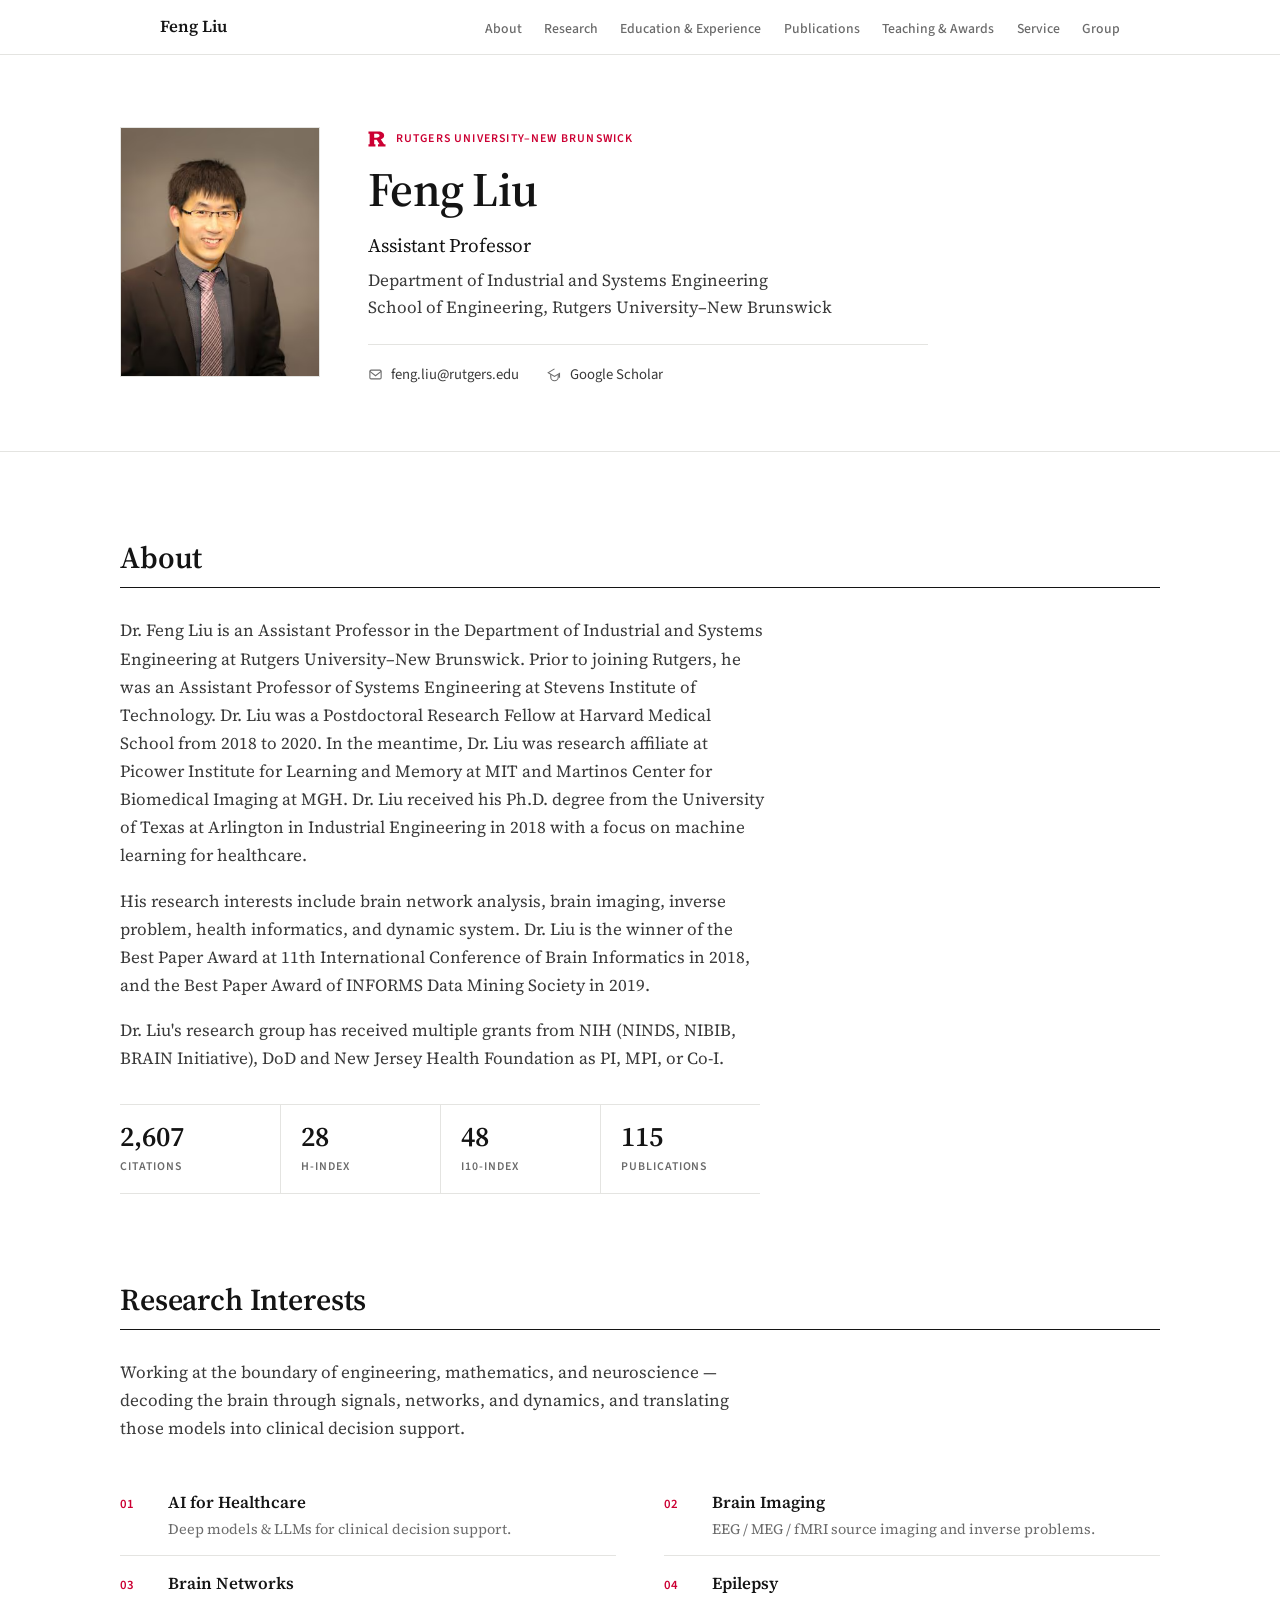
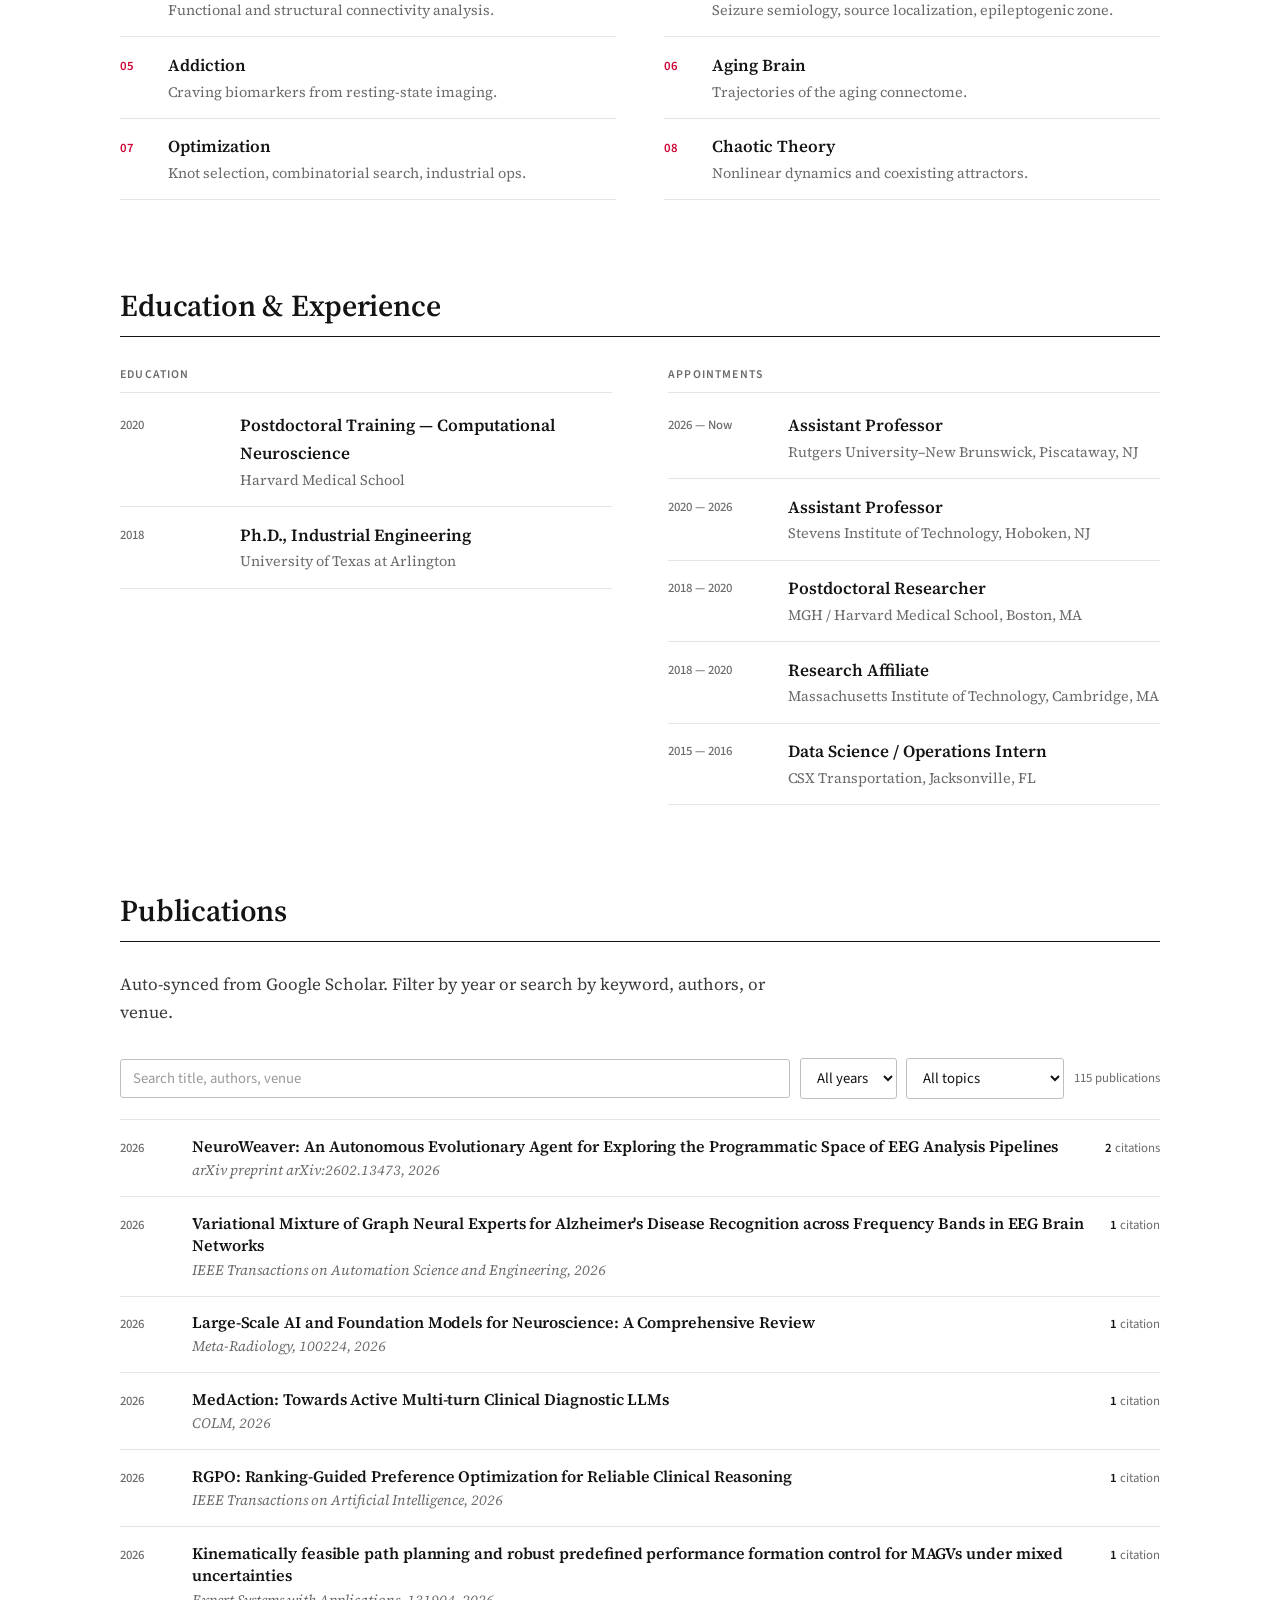
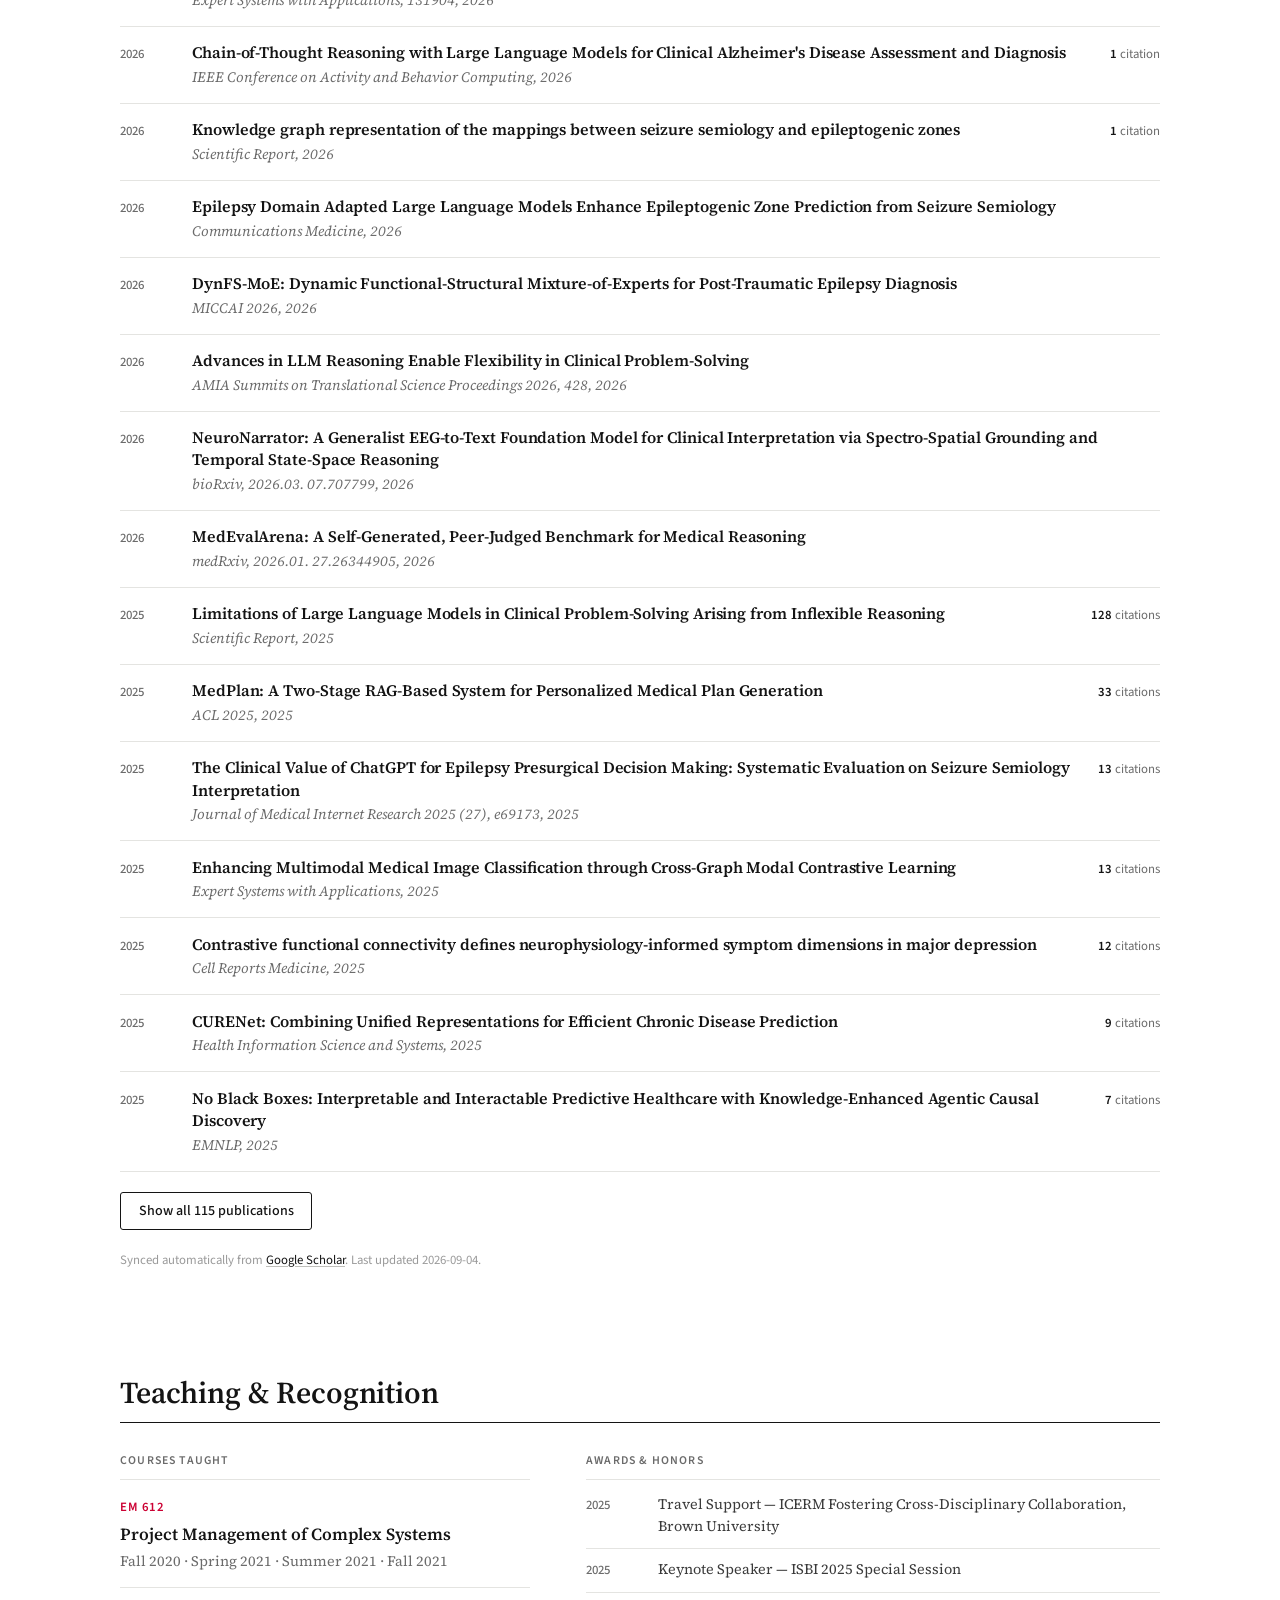
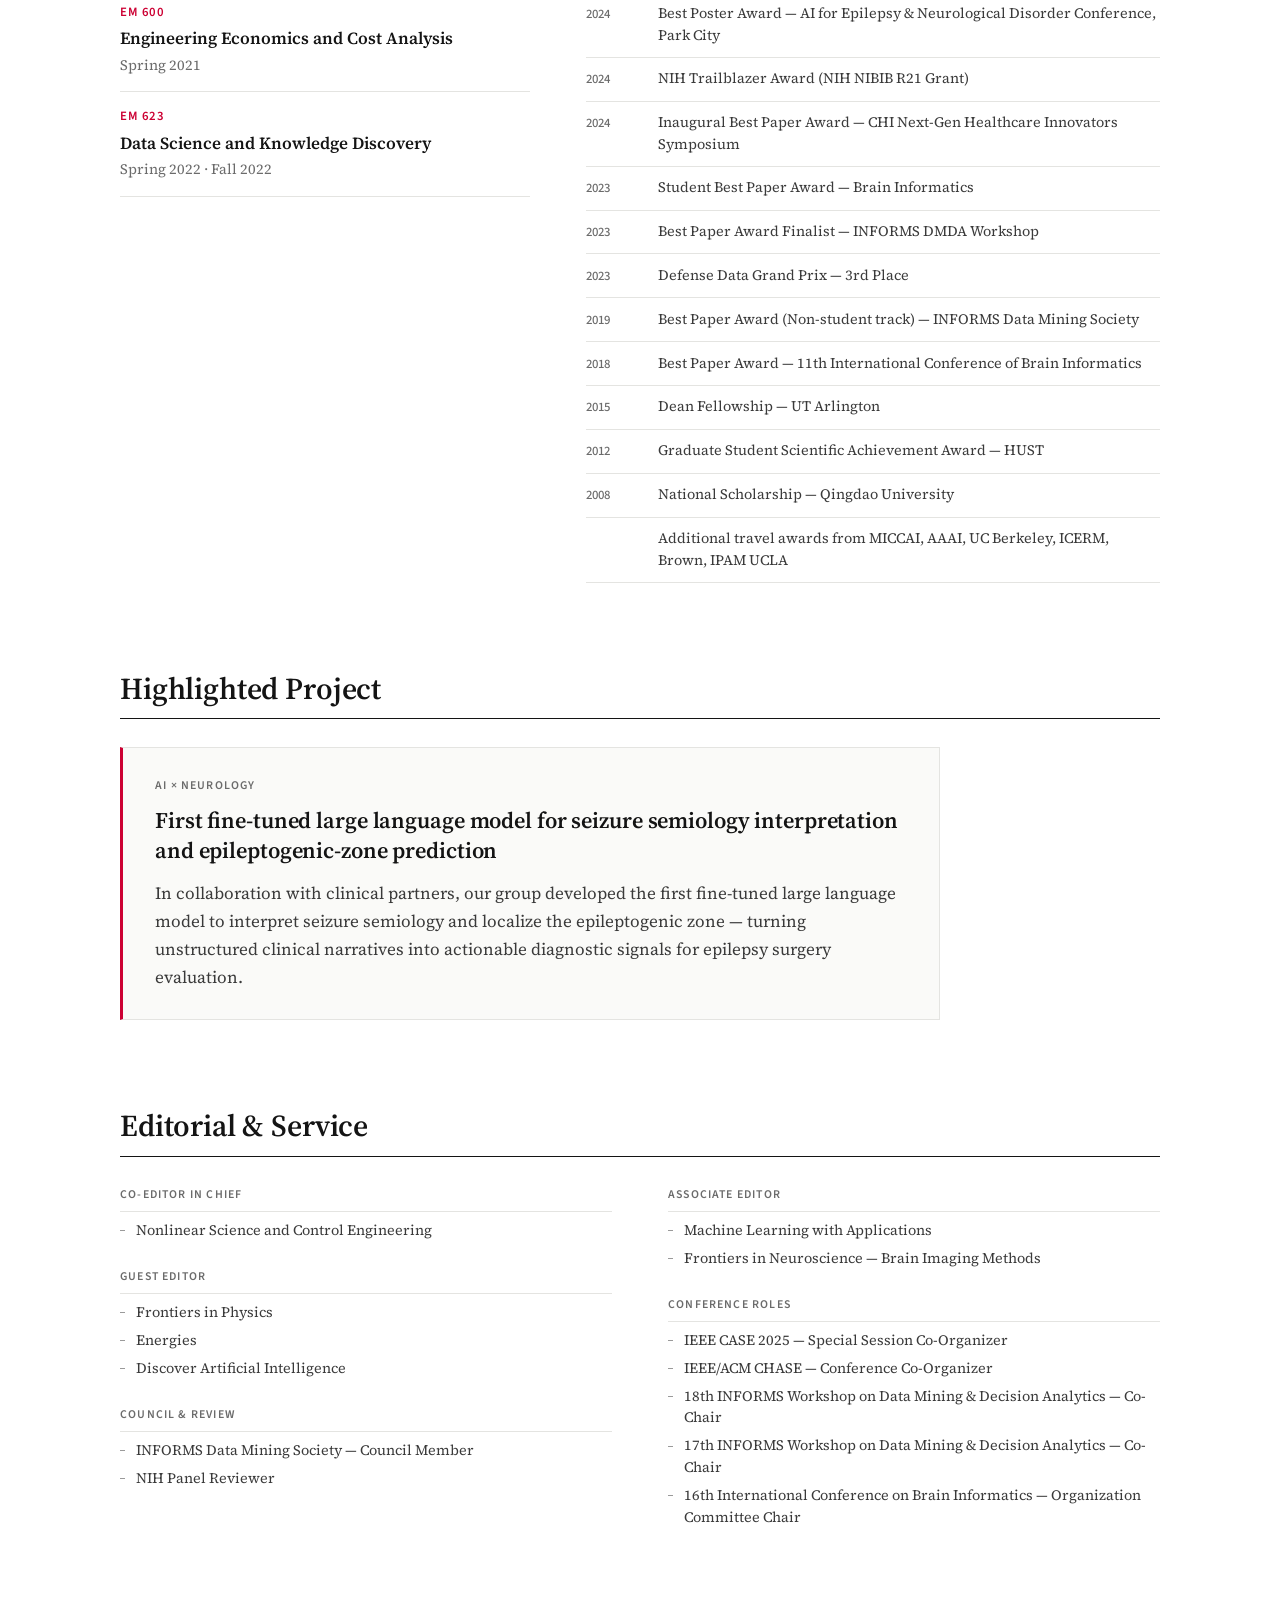
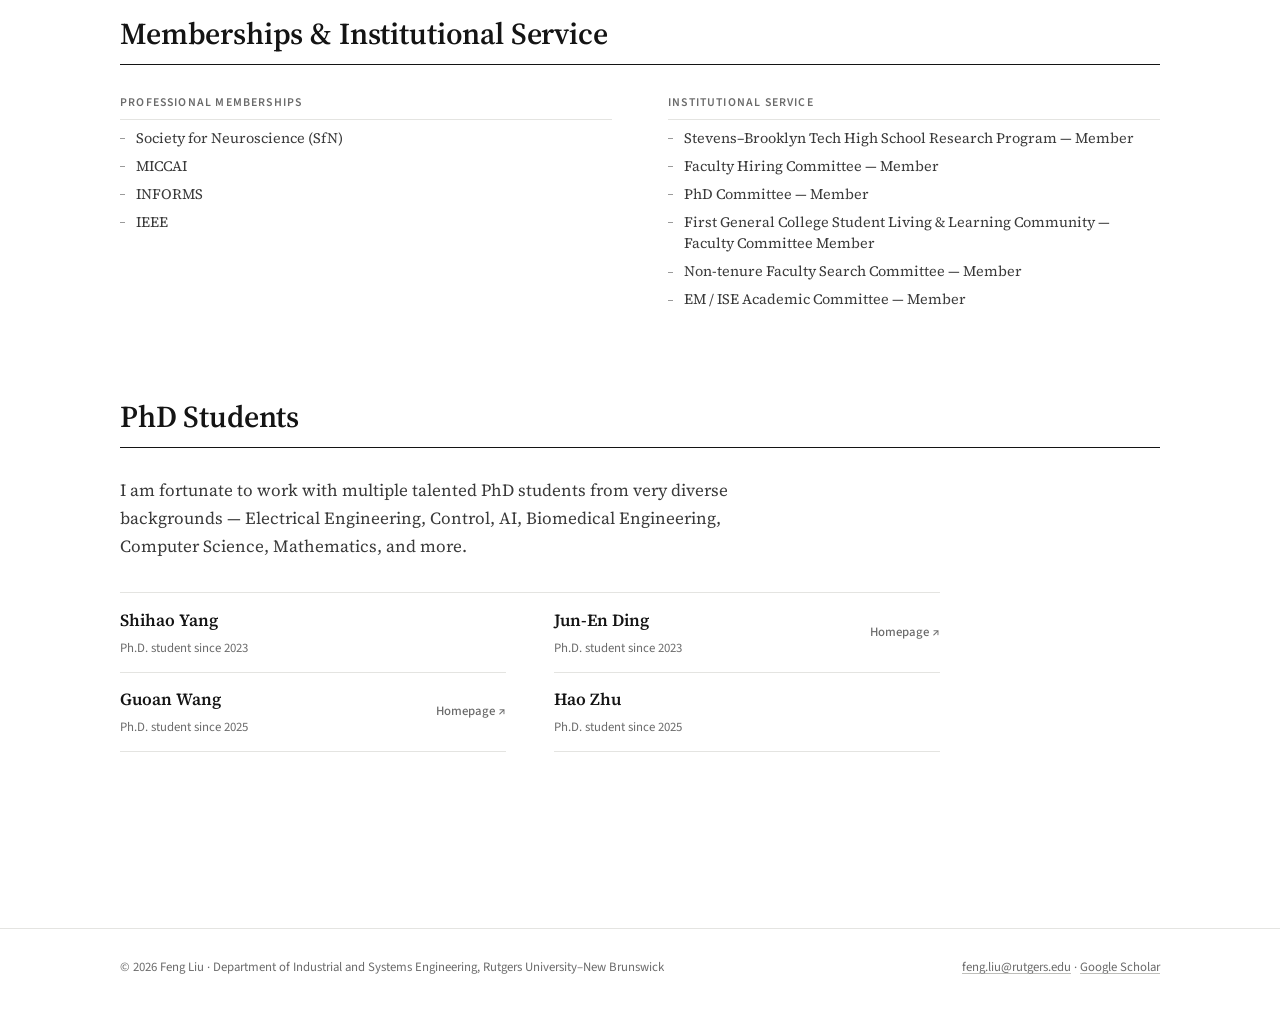
<file: index.html>
<!doctype html>
<html lang="en">
<head>
  <meta charset="utf-8"/>
  <meta name="viewport" content="width=device-width,initial-scale=1"/>
  <meta name="color-scheme" content="light"/>
  <meta name="theme-color" content="#FFFFFF"/>
  <title>Feng Liu — Assistant Professor, Industrial and Systems Engineering, Rutgers University</title>
  <meta name="description" content="Dr. Feng Liu — brain networks, EEG source imaging, AI for healthcare, and dynamic systems. Assistant Professor at Rutgers University–New Brunswick."/>
  <meta property="og:title" content="Feng Liu — Rutgers University"/>
  <meta property="og:description" content="Brain networks · EEG source imaging · AI for healthcare · Dynamic systems"/>
  <meta property="og:type" content="profile"/>

  <link rel="icon" type="image/svg+xml" href="assets/img/favicon.svg"/>
  <link rel="preconnect" href="https://fonts.googleapis.com"/>
  <link rel="preconnect" href="https://fonts.gstatic.com" crossorigin/>
  <link href="https://fonts.googleapis.com/css2?family=Source+Serif+4:ital,opsz,wght@0,8..60,400;0,8..60,600;0,8..60,700;1,8..60,400;1,8..60,600&family=Source+Sans+3:wght@400;500;600&display=swap" rel="stylesheet"/>

  <link rel="stylesheet" href="assets/css/tokens.css"/>
  <link rel="stylesheet" href="assets/css/base.css"/>
  <link rel="stylesheet" href="assets/css/components.css"/>
  <link rel="stylesheet" href="assets/css/sections.css"/>

  <script type="module" src="assets/js/main.js"></script>
</head>
<body>
  <a href="#about" class="skip-link">Skip to content</a>

  <nav class="nav" aria-label="Primary">
    <div class="nav__inner">
      <a href="#top" class="nav__brand">Feng Liu</a>
      <ul class="nav__links">
        <li><a href="#about">About</a></li>
        <li><a href="#interests">Research</a></li>
        <li><a href="#journey">Education &amp; Experience</a></li>
        <li><a href="#publications">Publications</a></li>
        <li><a href="#recognition">Teaching &amp; Awards</a></li>
        <li><a href="#service">Service</a></li>
        <li><a href="#students">Group</a></li>
      </ul>
    </div>
  </nav>

  <!-- ========== MASTHEAD ========== -->
  <header class="masthead" id="top">
    <div class="container masthead__grid">
      <div class="masthead__portrait">
        <img src="assets/img/portrait.png" alt="Portrait of Dr. Feng Liu"/>
      </div>
      <div>
        <div class="masthead__affil-line">
          <svg viewBox="0 0 248 219.38" aria-hidden="true">
            <path fill="currentColor" d="m176.39 114.38 3.4652-1.2996c28.757-10.829 42.739-27.217 42.739-50.078 0-15.823-6.3288-28.721-19.336-39.442-13.777-11.178-32.728-16.845-56.323-16.845h-140.43v29.864h16.352v146.43h-16.352v29.804h95.765v-29.804h-16.942v-63.085h34.713l39.706 63.085h-22.284v29.804h103.71v-29.804h-19.612zm-27.361-31.501-0.0725 0.06024c-7.3996 5.7758-18.301 8.7114-32.427 8.7114h-31.2v-55.072h38.503c12.033 0 21.333 3.357 27.674 9.9387 2.2879 2.2444 4.0903 4.9355 5.2947 7.9056 1.2049 2.9705 1.786 6.1563 1.7081 9.3605-0.0122 7.3879-3.2006 13.813-9.4815 19.095z"/>
          </svg>
          <span>Rutgers University–New Brunswick</span>
        </div>

        <h1 class="masthead__name">Feng Liu</h1>

        <div class="masthead__role">Assistant Professor</div>
        <div class="masthead__affil">
          <span>Department of Industrial and Systems Engineering</span>
          <span>School of Engineering, Rutgers University–New Brunswick</span>
        </div>

        <div class="masthead__contacts" data-bind="hero.contacts"></div>
      </div>
    </div>
  </header>

  <!-- ========== ABOUT ========== -->
  <section id="about">
    <div class="container">
      <h2 class="sec-title" data-bind="about.heading">About</h2>
      <div class="about__bio" data-bind="about.bio"></div>
      <div class="metrics" aria-label="Google Scholar metrics">
        <div class="metric">
          <div class="metric__value" data-bind="scholar.citations">—</div>
          <span class="metric__label">Citations</span>
        </div>
        <div class="metric">
          <div class="metric__value" data-bind="scholar.h">—</div>
          <span class="metric__label">h-index</span>
        </div>
        <div class="metric">
          <div class="metric__value" data-bind="scholar.i10">—</div>
          <span class="metric__label">i10-index</span>
        </div>
        <div class="metric">
          <div class="metric__value" data-bind="scholar.count">—</div>
          <span class="metric__label">Publications</span>
        </div>
      </div>
    </div>
  </section>

  <!-- ========== RESEARCH INTERESTS ========== -->
  <section id="interests">
    <div class="container">
      <h2 class="sec-title" data-bind="interests.heading">Research Interests</h2>
      <p class="sec-intro" data-bind="interests.intro"></p>
      <div class="interest-list" data-bind="interests.primary"></div>
    </div>
  </section>

  <!-- ========== EDUCATION + EXPERIENCE ========== -->
  <section id="journey">
    <div class="container">
      <h2 class="sec-title" data-bind="journey.heading">Education &amp; Experience</h2>
      <div class="two-col">
        <div>
          <div class="col-head">Education</div>
          <div class="entry-list" data-bind="journey.education"></div>
        </div>
        <div>
          <div class="col-head">Appointments</div>
          <div class="entry-list" data-bind="journey.experience"></div>
        </div>
      </div>
    </div>
  </section>

  <!-- ========== PUBLICATIONS ========== -->
  <section id="publications">
    <div class="container">
      <h2 class="sec-title" data-bind="publications.heading">Publications</h2>
      <p class="sec-intro" data-bind="publications.intro"></p>

      <div class="pub-controls">
        <input id="pub-search" type="search" class="pub-search" placeholder="Search title, authors, venue" aria-label="Search publications"/>
        <select id="pub-year" class="pub-filter" aria-label="Filter by year"></select>
        <select id="pub-topic" class="pub-filter" aria-label="Filter by topic"></select>
        <div class="pub-count" id="pub-count">—</div>
      </div>

      <div class="pub-list" id="pub-list" aria-live="polite"></div>
      <button type="button" class="pub-more" id="pub-more" hidden>Show all publications</button>

      <p class="pub-note">
        Synced automatically from <a href="https://scholar.google.com/citations?user=HVZdbX0AAAAJ&amp;hl=en" target="_blank" rel="noopener">Google Scholar</a>.
        Last updated <span data-bind="scholar.updated">—</span>.
      </p>
    </div>
  </section>

  <!-- ========== TEACHING + AWARDS ========== -->
  <section id="recognition">
    <div class="container">
      <h2 class="sec-title" data-bind="recognition.heading">Teaching &amp; Recognition</h2>
      <div class="recognition">
        <div>
          <div class="col-head" data-bind="recognition.courses.label">Courses Taught</div>
          <div class="entry-list" data-bind="recognition.courses.items"></div>
        </div>
        <div>
          <div class="col-head" data-bind="recognition.awards.label">Awards &amp; Honors</div>
          <div class="entry-list" data-bind="recognition.awards.items"></div>
        </div>
      </div>
    </div>
  </section>

  <!-- ========== HIGHLIGHTED PROJECT ========== -->
  <section id="project">
    <div class="container">
      <h2 class="sec-title" data-bind="project.heading">Highlighted Project</h2>
      <div class="project">
        <div class="project__badge" data-bind="project.badge">AI × Neurology</div>
        <h3 class="project__title" data-bind="project.title">—</h3>
        <p class="project__body" data-bind="project.body">—</p>
      </div>
    </div>
  </section>

  <!-- ========== SERVICE ========== -->
  <section id="service">
    <div class="container">
      <h2 class="sec-title" data-bind="service.heading">Editorial &amp; Service</h2>
      <div class="two-col" data-bind="service.groups"></div>
    </div>
  </section>

  <!-- ========== MEMBERSHIPS ========== -->
  <section id="memberships">
    <div class="container">
      <h2 class="sec-title" data-bind="memberships.heading">Memberships &amp; Institutional Service</h2>
      <div class="two-col" data-bind="memberships.groups"></div>
    </div>
  </section>

  <!-- ========== STUDENTS ========== -->
  <section id="students">
    <div class="container">
      <h2 class="sec-title" data-bind="students.heading">PhD Students</h2>
      <p class="sec-intro" data-bind="students.intro"></p>
      <div class="student-list" data-bind="students.items"></div>
    </div>
  </section>

  <footer class="footer">
    <div class="footer__inner">
      <p>© <span data-bind="year">—</span> Feng Liu · Department of Industrial and Systems Engineering, Rutgers University–New Brunswick</p>
      <p><a href="mailto:feng.liu@rutgers.edu">feng.liu@rutgers.edu</a> · <a href="https://scholar.google.com/citations?user=HVZdbX0AAAAJ&amp;hl=en" target="_blank" rel="noopener">Google Scholar</a></p>
    </div>
  </footer>
</body>
</html>
</file>
<file: assets/css/tokens.css>
:root {
  /* Surfaces — plain white, one very light panel tone */
  --bg:       #FFFFFF;
  --bg-panel: #FAFAF8;

  /* Ink */
  --ink:   #141414;   /* primary text, headings */
  --ink-2: #3A3A3A;   /* body text */
  --ink-3: #6B6B6B;   /* meta, captions */
  --ink-4: #9A9A9A;   /* fine print */

  /* Rutgers scarlet — used sparingly: link hover, small rules, active nav */
  --accent: #CC0033;

  /* Rules */
  --rule:        #E4E4E1;
  --rule-strong: #BFBFBB;
  --rule-ink:    #141414;

  /* Layout */
  --max: 1040px;
  --measure: 72ch;
  --gutter: clamp(1.25rem, 4vw, 2.5rem);
  --section-gap: clamp(3.5rem, 7vw, 5.5rem);

  /* Type scale */
  --fs-name:  clamp(2.25rem, 4.2vw, 3rem);
  --fs-h2:    clamp(1.55rem, 2.4vw, 1.9rem);
  --fs-h3:    1.2rem;
  --fs-body:  1.0625rem;
  --fs-small: 0.9rem;
  --fs-meta:  0.8rem;
  --fs-label: 0.74rem;

  /* Fonts */
  --font-serif: 'Source Serif 4', 'Iowan Old Style', 'Palatino Linotype', 'Book Antiqua', Georgia, 'Times New Roman', serif;
  --font-sans:  'Source Sans 3', -apple-system, BlinkMacSystemFont, 'Segoe UI', Helvetica, Arial, sans-serif;

  --ease: cubic-bezier(.25,.1,.25,1);
  --dur: 160ms;
}
</file>
<file: assets/css/base.css>
*, *::before, *::after { box-sizing: border-box; }

html {
  scroll-behavior: smooth;
  scroll-padding-top: 4.5rem; /* clears the sticky nav on wider screens */
  -webkit-font-smoothing: antialiased;
  -moz-osx-font-smoothing: grayscale;
  text-rendering: optimizeLegibility;
}

body {
  margin: 0;
  background: var(--bg);
  color: var(--ink-2);
  font-family: var(--font-serif);
  font-size: var(--fs-body);
  line-height: 1.65;
  min-height: 100vh;
  font-feature-settings: "kern", "liga", "onum" 0;
}

img { max-width: 100%; display: block; }

a {
  color: var(--ink);
  text-decoration: underline;
  text-decoration-color: var(--rule-strong);
  text-decoration-thickness: 1px;
  text-underline-offset: 0.18em;
  transition: color var(--dur) var(--ease), text-decoration-color var(--dur) var(--ease);
}
a:hover { color: var(--accent); text-decoration-color: var(--accent); }

::selection { background: #FDE1E7; color: var(--ink); }

:focus-visible {
  outline: 2px solid var(--accent);
  outline-offset: 2px;
}

/* Skip link */
.skip-link {
  position: absolute;
  left: -9999px;
  top: 0;
  background: var(--ink);
  color: #fff;
  padding: 0.6rem 0.9rem;
  z-index: 1000;
  text-decoration: none;
  font-family: var(--font-sans);
}
.skip-link:focus { left: 1rem; top: 1rem; }

/* Typography */
h1, h2, h3, h4 {
  font-family: var(--font-serif);
  color: var(--ink);
  margin: 0;
  line-height: 1.2;
  font-weight: 600;
  letter-spacing: -0.005em;
}
h2 { font-size: var(--fs-h2); }
h3 { font-size: var(--fs-h3); }

p { margin: 0 0 1rem; }

/* Layout primitives */
.container {
  width: min(100% - (var(--gutter) * 2), var(--max));
  margin-inline: auto;
}

section {
  padding-top: var(--section-gap);
}
section:last-of-type { padding-bottom: var(--section-gap); }

/* Section title: serif heading over a dark hairline */
.sec-title {
  font-size: var(--fs-h2);
  padding-bottom: 0.7rem;
  margin-bottom: 1.75rem;
  border-bottom: 1px solid var(--rule-ink);
}

.sec-intro {
  max-width: var(--measure);
  margin-bottom: 2rem;
  color: var(--ink-2);
}

/* Print: strip chrome */
@media print {
  .nav, .pub-controls, .pub-more, .skip-link { display: none !important; }
  body { font-size: 11pt; }
  a { color: inherit; text-decoration: none; }
}
</file>
<file: assets/css/components.css>
/* =========================================================
   Top navigation — static white bar, hairline below
========================================================= */
.nav {
  position: sticky;
  top: 0;
  z-index: 100;
  background: rgba(255, 255, 255, 0.96);
  backdrop-filter: blur(6px);
  -webkit-backdrop-filter: blur(6px);
  border-bottom: 1px solid var(--rule);
}
.nav__inner {
  display: flex;
  align-items: center;
  justify-content: space-between;
  gap: 1.5rem;
  padding: 0.8rem var(--gutter);
  max-width: var(--max);
  margin-inline: auto;
}
.nav__brand {
  font-family: var(--font-serif);
  font-weight: 600;
  font-size: 1.05rem;
  color: var(--ink);
  text-decoration: none;
  white-space: nowrap;
}
.nav__brand:hover { color: var(--accent); }
.nav__links {
  display: flex;
  gap: 0.25rem 1.4rem;
  list-style: none;
  margin: 0;
  padding: 0;
  flex-wrap: wrap;
  justify-content: flex-end;
}
.nav__links a {
  font-family: var(--font-sans);
  font-size: 0.86rem;
  font-weight: 500;
  color: var(--ink-3);
  text-decoration: none;
  padding: 0.25rem 0;
  border-bottom: 1.5px solid transparent;
}
.nav__links a:hover { color: var(--ink); }
.nav__links a.is-active { color: var(--ink); border-bottom-color: var(--accent); }

@media (max-width: 640px) {
  /* On narrow screens the link row wraps to several lines; keep the bar in normal
     flow so it does not eat the viewport or cover anchored section headings. */
  .nav { position: static; }
  .nav__inner { flex-direction: column; align-items: flex-start; gap: 0.4rem; padding-bottom: 0.6rem; }
  .nav__links { justify-content: flex-start; gap: 0.1rem 1rem; }
  .nav__links a { font-size: 0.82rem; }
}

/* =========================================================
   Masthead — portrait + name + affiliation + contacts
========================================================= */
.masthead {
  padding-top: clamp(2.5rem, 6vw, 4.5rem);
  padding-bottom: clamp(2.5rem, 6vw, 4rem);
  border-bottom: 1px solid var(--rule);
}
.masthead__grid {
  display: grid;
  grid-template-columns: 1fr;
  gap: 2rem;
  align-items: start;
}
@media (min-width: 720px) {
  .masthead__grid { grid-template-columns: 200px 1fr; gap: 3rem; }
}
.masthead__portrait {
  width: 200px;
  max-width: 100%;
  aspect-ratio: 4 / 5;
  overflow: hidden;
  background: var(--bg-panel);
  border: 1px solid var(--rule);
}
.masthead__portrait img {
  width: 100%; height: 100%;
  object-fit: cover;
}
.masthead__affil-line {
  font-family: var(--font-sans);
  font-size: var(--fs-label);
  font-weight: 600;
  letter-spacing: 0.1em;
  text-transform: uppercase;
  color: var(--accent);
  display: inline-flex;
  align-items: center;
  gap: 0.6rem;
  margin-bottom: 0.9rem;
}
.masthead__affil-line svg { width: 18px; height: 16px; display: block; }
.masthead__name {
  font-size: var(--fs-name);
  font-weight: 600;
  letter-spacing: -0.015em;
  line-height: 1.1;
  margin-bottom: 0.9rem;
}
.masthead__role {
  font-size: 1.2rem;
  color: var(--ink);
  margin-bottom: 0.35rem;
}
.masthead__affil {
  color: var(--ink-2);
  line-height: 1.55;
  margin-bottom: 1.5rem;
}
.masthead__affil span { display: block; }

.masthead__contacts {
  display: flex;
  flex-wrap: wrap;
  gap: 0.5rem 1.75rem;
  padding-top: 1.1rem;
  border-top: 1px solid var(--rule);
  max-width: 560px;
}
.contact {
  display: inline-flex;
  align-items: center;
  gap: 0.5rem;
  font-family: var(--font-sans);
  font-size: 0.92rem;
  color: var(--ink-2);
  text-decoration: none;
}
.contact svg { width: 15px; height: 15px; color: var(--ink-3); flex-shrink: 0; }
.contact:hover { color: var(--accent); }
.contact:hover svg { color: var(--accent); }
.contact__label { color: var(--ink-3); }

/* =========================================================
   About
========================================================= */
.about__bio { max-width: var(--measure); }
.about__bio p { margin-bottom: 1.1rem; }
.about__bio p:last-child { margin-bottom: 0; }

.metrics {
  display: grid;
  grid-template-columns: repeat(2, 1fr);
  gap: 0;
  margin-top: 2rem;
  border-top: 1px solid var(--rule);
  border-bottom: 1px solid var(--rule);
  max-width: 640px;
}
@media (min-width: 560px) { .metrics { grid-template-columns: repeat(4, 1fr); } }
.metric {
  padding: 1rem 1.25rem 1rem 0;
}
.metric + .metric { border-left: 1px solid var(--rule); padding-left: 1.25rem; }
@media (max-width: 559px) {
  .metric:nth-child(3) { border-left: none; padding-left: 0; }
  .metric:nth-child(n+3) { border-top: 1px solid var(--rule); }
}
.metric__value {
  font-family: var(--font-serif);
  font-size: 1.75rem;
  font-weight: 600;
  color: var(--ink);
  line-height: 1.1;
  font-variant-numeric: tabular-nums;
}
.metric__label {
  display: block;
  margin-top: 0.3rem;
  font-family: var(--font-sans);
  font-size: var(--fs-label);
  font-weight: 600;
  letter-spacing: 0.08em;
  text-transform: uppercase;
  color: var(--ink-3);
}

/* =========================================================
   Research interests — numbered two-column list
========================================================= */
.interest-list {
  display: grid;
  grid-template-columns: 1fr;
  gap: 0 3rem;
  counter-reset: interest;
}
@media (min-width: 720px) { .interest-list { grid-template-columns: 1fr 1fr; } }
.interest-item {
  display: grid;
  grid-template-columns: 2.25rem 1fr;
  gap: 0.75rem;
  padding: 0.9rem 0;
  border-bottom: 1px solid var(--rule);
}
.interest-item__num {
  font-family: var(--font-sans);
  font-size: var(--fs-meta);
  font-weight: 600;
  color: var(--accent);
  padding-top: 0.3rem;
  font-variant-numeric: tabular-nums;
}
.interest-item__label {
  font-weight: 600;
  color: var(--ink);
  font-size: 1.05rem;
}
.interest-item__brief {
  color: var(--ink-3);
  font-size: var(--fs-small);
  margin-top: 0.15rem;
  line-height: 1.5;
}

/* =========================================================
   Education & experience — year gutter list
========================================================= */
.col-head {
  font-family: var(--font-sans);
  font-size: var(--fs-label);
  font-weight: 600;
  letter-spacing: 0.1em;
  text-transform: uppercase;
  color: var(--ink-3);
  padding-bottom: 0.5rem;
  margin-bottom: 0.25rem;
  border-bottom: 1px solid var(--rule);
}
.entry-list { display: grid; }
.entry {
  display: grid;
  grid-template-columns: 6.5rem 1fr;
  gap: 1rem;
  padding: 0.85rem 0;
  border-bottom: 1px solid var(--rule);
}
.entry__year {
  font-family: var(--font-sans);
  font-size: var(--fs-meta);
  font-weight: 500;
  color: var(--ink-3);
  padding-top: 0.25rem;
  font-variant-numeric: tabular-nums;
  white-space: nowrap;
}
.entry__title { font-weight: 600; color: var(--ink); }
.entry__sub { color: var(--ink-3); font-size: var(--fs-small); margin-top: 0.1rem; }

/* =========================================================
   Publications
========================================================= */
.pub-controls {
  display: flex;
  gap: 0.6rem;
  flex-wrap: wrap;
  align-items: center;
  margin-bottom: 1.25rem;
}
.pub-search, .pub-filter {
  font-family: var(--font-sans);
  font-size: 0.92rem;
  color: var(--ink);
  background: #fff;
  border: 1px solid var(--rule-strong);
  border-radius: 3px;
  padding: 0.5rem 0.75rem;
  transition: border-color var(--dur) var(--ease);
}
.pub-search { flex: 1 1 240px; }
.pub-search::placeholder { color: var(--ink-4); }
.pub-search:focus, .pub-filter:focus { outline: none; border-color: var(--ink); }
.pub-filter { cursor: pointer; }
.pub-count {
  font-family: var(--font-sans);
  font-size: var(--fs-meta);
  color: var(--ink-3);
  margin-left: auto;
  font-variant-numeric: tabular-nums;
}

.pub-list {
  display: grid;
  border-top: 1px solid var(--rule);
}
.pub-item {
  display: grid;
  grid-template-columns: 3.5rem 1fr auto;
  gap: 1rem;
  padding: 0.9rem 0;
  border-bottom: 1px solid var(--rule);
  align-items: baseline;
}
.pub-item__year {
  font-family: var(--font-sans);
  font-size: var(--fs-meta);
  font-weight: 500;
  color: var(--ink-3);
  font-variant-numeric: tabular-nums;
}
.pub-item__main { min-width: 0; }
.pub-item__title {
  font-family: var(--font-serif);
  font-size: 1rem;
  font-weight: 600;
  color: var(--ink);
  line-height: 1.4;
  margin: 0 0 0.2rem;
}
.pub-item__meta {
  font-size: var(--fs-small);
  color: var(--ink-3);
  line-height: 1.5;
}
.pub-item__venue { font-style: italic; }
.pub-item__cites {
  font-family: var(--font-sans);
  font-size: var(--fs-meta);
  color: var(--ink-3);
  white-space: nowrap;
  font-variant-numeric: tabular-nums;
}
.pub-item__cites strong { color: var(--ink); font-weight: 600; }
@media (max-width: 560px) {
  .pub-item { grid-template-columns: 3rem 1fr; }
  .pub-item__cites { grid-column: 2; }
}

.pub-empty { padding: 2.5rem 0; color: var(--ink-3); text-align: center; }

.pub-more {
  margin-top: 1.25rem;
  font-family: var(--font-sans);
  font-size: 0.88rem;
  font-weight: 500;
  color: var(--ink);
  background: #fff;
  border: 1px solid var(--ink);
  border-radius: 3px;
  padding: 0.5rem 1.1rem;
  cursor: pointer;
  transition: background var(--dur) var(--ease), color var(--dur) var(--ease);
}
.pub-more:hover { background: var(--ink); color: #fff; }
.pub-more[hidden] { display: none; }

.pub-note {
  margin-top: 1.25rem;
  font-family: var(--font-sans);
  font-size: var(--fs-meta);
  color: var(--ink-4);
}

/* =========================================================
   Courses & awards
========================================================= */
.course {
  padding: 0.85rem 0;
  border-bottom: 1px solid var(--rule);
}
.course__code {
  font-family: var(--font-sans);
  font-size: var(--fs-meta);
  font-weight: 600;
  color: var(--accent);
  letter-spacing: 0.04em;
}
.course__title { font-weight: 600; color: var(--ink); margin: 0.1rem 0; }
.course__sem { font-size: var(--fs-small); color: var(--ink-3); }

.award {
  display: grid;
  grid-template-columns: 3.5rem 1fr;
  gap: 1rem;
  padding: 0.65rem 0;
  border-bottom: 1px solid var(--rule);
  align-items: baseline;
}
.award__year {
  font-family: var(--font-sans);
  font-size: var(--fs-meta);
  font-weight: 500;
  color: var(--ink-3);
  font-variant-numeric: tabular-nums;
}
.award__title { color: var(--ink-2); font-size: var(--fs-small); line-height: 1.5; }

/* =========================================================
   Highlighted project — panel with scarlet left rule
========================================================= */
.project {
  background: var(--bg-panel);
  border: 1px solid var(--rule);
  border-left: 3px solid var(--accent);
  padding: 1.75rem 2rem;
  max-width: 820px;
}
.project__badge {
  font-family: var(--font-sans);
  font-size: var(--fs-label);
  font-weight: 600;
  letter-spacing: 0.1em;
  text-transform: uppercase;
  color: var(--ink-3);
  margin-bottom: 0.6rem;
}
.project__title {
  font-size: clamp(1.2rem, 2vw, 1.4rem);
  line-height: 1.35;
  margin-bottom: 0.8rem;
}
.project__body { color: var(--ink-2); margin: 0; }
@media (max-width: 560px) { .project { padding: 1.25rem 1.25rem; } }

/* =========================================================
   Service / memberships — grouped lists
========================================================= */
.svc-group { margin-bottom: 1.6rem; }
.svc-group:last-child { margin-bottom: 0; }
.svc-group__label {
  font-family: var(--font-sans);
  font-size: var(--fs-label);
  font-weight: 600;
  letter-spacing: 0.1em;
  text-transform: uppercase;
  color: var(--ink-3);
  margin-bottom: 0.5rem;
  padding-bottom: 0.4rem;
  border-bottom: 1px solid var(--rule);
}
.svc-group ul {
  list-style: none;
  margin: 0;
  padding: 0;
  display: grid;
  gap: 0.4rem;
}
.svc-group li {
  position: relative;
  padding-left: 1rem;
  font-size: var(--fs-small);
  line-height: 1.5;
  color: var(--ink-2);
}
.svc-group li::before {
  content: "";
  position: absolute;
  left: 0;
  top: 0.72em;
  width: 5px;
  height: 1px;
  background: var(--ink-4);
}

/* =========================================================
   Students
========================================================= */
.student-list {
  display: grid;
  grid-template-columns: 1fr;
  gap: 0 3rem;
  border-top: 1px solid var(--rule);
  max-width: 820px;
}
@media (min-width: 640px) { .student-list { grid-template-columns: 1fr 1fr; } }
.student {
  display: grid;
  grid-template-columns: 1fr auto;
  gap: 0.25rem 1rem;
  align-items: baseline;
  padding: 0.8rem 0;
  border-bottom: 1px solid var(--rule);
}
.student__name { font-weight: 600; color: var(--ink); }
.student__year {
  grid-column: 1;
  font-family: var(--font-sans);
  font-size: var(--fs-meta);
  color: var(--ink-3);
}
.student__link {
  grid-column: 2;
  grid-row: 1 / span 2;
  align-self: center;
  font-family: var(--font-sans);
  font-size: var(--fs-meta);
  font-weight: 500;
  color: var(--ink-3);
  text-decoration: none;
  white-space: nowrap;
}
.student__link:hover { color: var(--accent); }

/* =========================================================
   Footer
========================================================= */
.footer {
  margin-top: var(--section-gap);
  padding: 1.75rem var(--gutter) 2.25rem;
  border-top: 1px solid var(--rule);
  font-family: var(--font-sans);
  font-size: var(--fs-meta);
  color: var(--ink-3);
}
.footer__inner {
  max-width: var(--max);
  margin-inline: auto;
  display: flex;
  flex-wrap: wrap;
  justify-content: space-between;
  gap: 0.5rem 2rem;
}
.footer p { margin: 0; }
.footer a { color: var(--ink-3); text-decoration-color: var(--rule-strong); }
.footer a:hover { color: var(--accent); }
</file>
<file: assets/css/sections.css>
/* Section-level layout helpers */

.two-col {
  display: grid;
  grid-template-columns: 1fr;
  gap: 2.25rem;
  align-items: start;
}
@media (min-width: 760px) {
  .two-col { grid-template-columns: 1fr 1fr; gap: 3.5rem; }
}

/* Teaching (narrower) beside awards (longer) */
.recognition {
  display: grid;
  grid-template-columns: 1fr;
  gap: 2.25rem;
  align-items: start;
}
@media (min-width: 760px) {
  .recognition { grid-template-columns: 1fr 1.4fr; gap: 3.5rem; }
}
</file>
